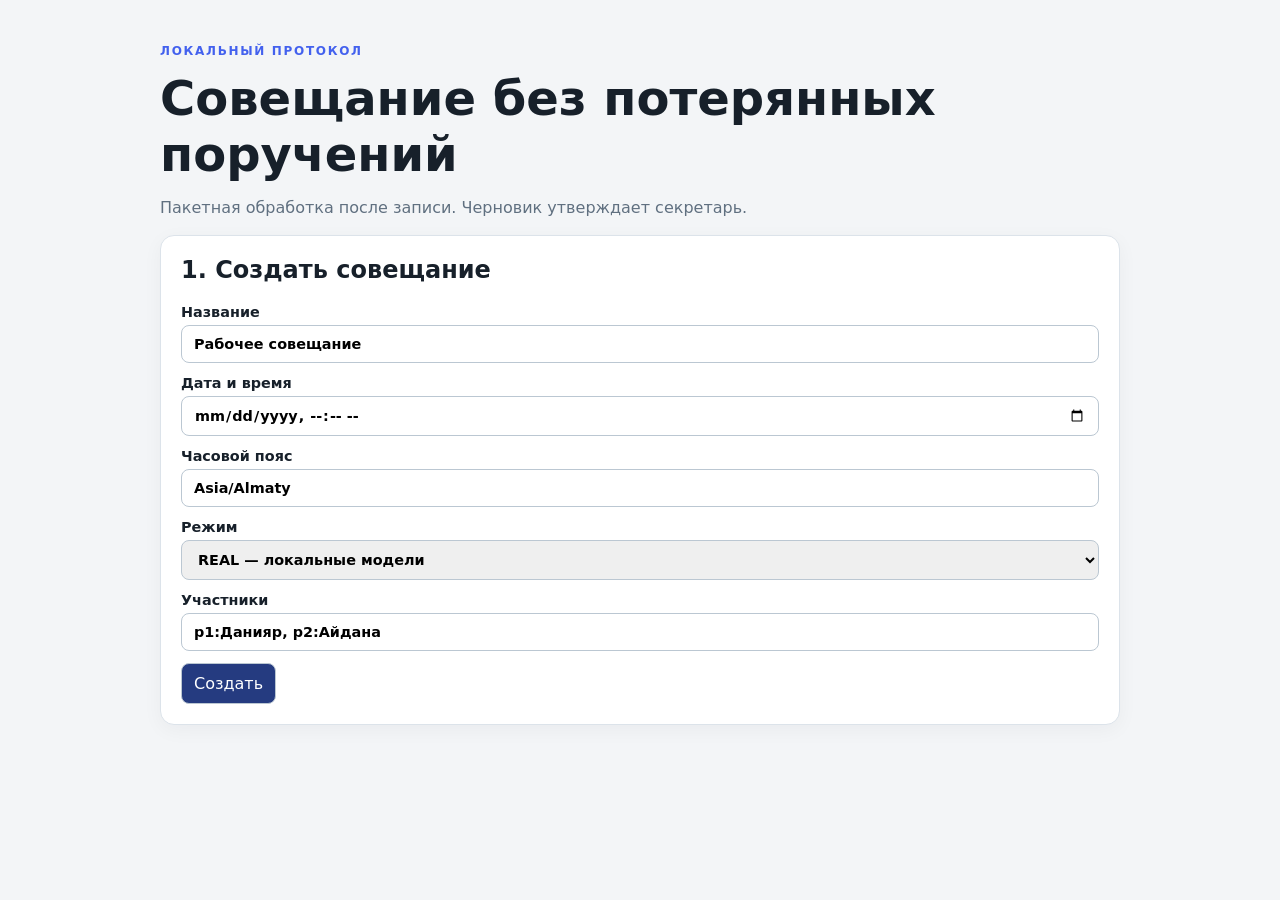
<file: static/index.html>
<!doctype html>
<html lang="ru">
<head>
  <meta charset="utf-8">
  <meta name="viewport" content="width=device-width, initial-scale=1">
  <title>Совещание без потерянных поручений</title>
  <link rel="stylesheet" href="/static/style.css">
</head>
<body>
  <main class="shell">
    <header>
      <p class="eyebrow">ЛОКАЛЬНЫЙ ПРОТОКОЛ</p>
      <h1>Совещание без потерянных поручений</h1>
      <p class="muted">Пакетная обработка после записи. Черновик утверждает секретарь.</p>
      <div id="banner" class="banner hidden" role="status" aria-live="polite"></div>
      <div id="fixture-banner" class="banner fixture-banner hidden" role="note">FIXTURE: синтетический пример, не результат распознавания.</div>
    </header>

    <section class="card" id="create-card">
      <h2>1. Создать совещание</h2>
      <form id="meeting-form">
        <label>Название<input name="title" value="Рабочее совещание" required></label>
        <label>Дата и время<input name="started_at" type="datetime-local" required></label>
        <label>Часовой пояс<input name="timezone" value="Asia/Almaty" required></label>
        <label>Режим<select name="mode"><option value="REAL">REAL — локальные модели</option><option value="FIXTURE">FIXTURE — синтетический пример</option></select></label>
        <label>Участники<input name="participants" value="p1:Данияр, p2:Айдана" placeholder="id:Имя, id:Имя"></label>
        <button>Создать</button>
      </form>
    </section>

    <section class="card hidden" id="audio-card">
      <h2>2. Запись</h2>
      <form id="audio-form"><label>Файл записи<input id="audio-file" type="file" accept="audio/*,video/*" required></label><button id="upload-button">Загрузить и обработать</button></form>
      <p id="job-status" class="muted" role="status" aria-live="polite">Ожидается файл записи.</p>
    </section>

    <section class="card hidden" id="review-card">
      <h2>3. Проверка протокола</h2>
      <p id="protocol-state" class="state draft">Состояние: черновик</p>
      <section id="participants-section" aria-labelledby="participants-heading">
        <h3 id="participants-heading">Участники</h3>
        <div id="participants" class="empty-state">Участники не указаны.</div>
      </section>
      <div id="speaker-map"></div>
      <button id="extract">Извлечь поручения</button>
      <div id="protocol"></div>
      <section id="catchup-section" class="subcard" aria-labelledby="catchup-heading">
        <h3 id="catchup-heading">Проверить выбранный интервал</h3>
        <p class="muted">Выберите интервал в миллисекундах и подтвердите запрос. Результаты относятся только к этому интервалу.</p>
        <form id="catchup-form" class="inline-form">
          <label>Начало, мс<input id="catchup-start" type="number" min="0" step="1" required value="0"></label>
          <label>Конец, мс<input id="catchup-end" type="number" min="1" step="1" required value="60000"></label>
          <button id="catchup-button">Показать события</button>
        </form>
        <div id="catchup-result" class="empty-state">Интервал ещё не выбран.</div>
      </section>
      <button id="approve" class="hidden">Утвердить протокол</button>
      <a id="export" class="button hidden" download="meeting-protocol.docx">Скачать DOCX (черновик)</a>
    </section>
  </main>
  <script src="/static/app.js"></script>
</body>
</html>
</file>
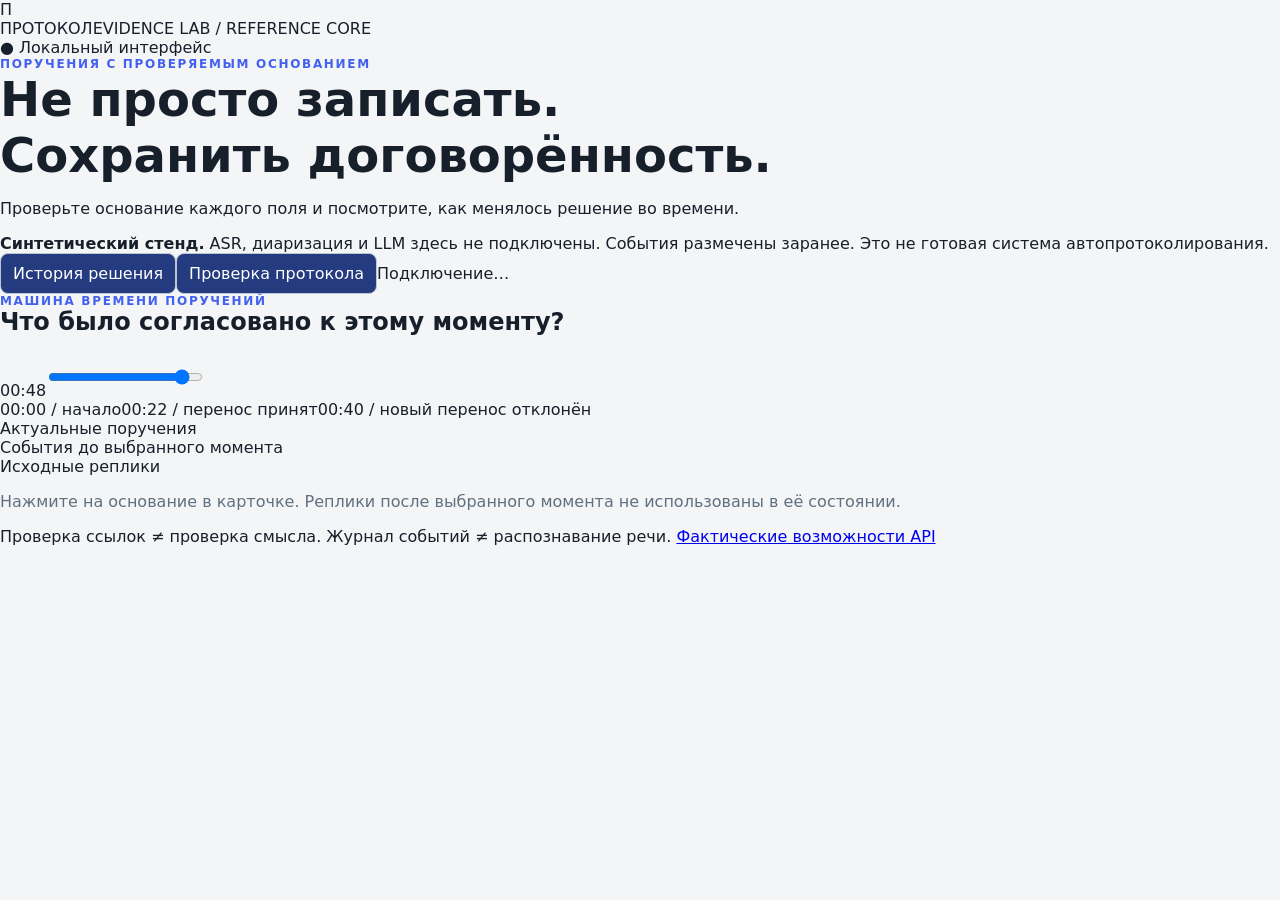
<file: protocol_evidence_upgrade/reference_core/static/index.html>
<!doctype html><html lang="ru"><head><meta charset="utf-8"><meta name="viewport" content="width=device-width,initial-scale=1"><title>Протокол · Evidence Lab</title><link rel="stylesheet" href="/static/style.css"><script defer src="/static/app.js"></script></head><body>
<header><div class="brand"><span class="logo">П</span><div>ПРОТОКОЛ<span class="subbrand">EVIDENCE LAB / REFERENCE CORE</span></div></div><span class="local">● Локальный интерфейс</span></header>
<main><div class="eyebrow">ПОРУЧЕНИЯ С ПРОВЕРЯЕМЫМ ОСНОВАНИЕМ</div><h1>Не просто записать.<br><span>Сохранить договорённость.</span></h1><p class="intro">Проверьте основание каждого поля и посмотрите, как менялось решение во времени.</p>
<div class="notice" role="status"><strong>Синтетический стенд.</strong> ASR, диаризация и LLM здесь не подключены. События размечены заранее. Это не готовая система автопротоколирования.</div>
<div class="tabs"><button id="replay-tab" class="active">История решения</button><button id="audit-tab">Проверка протокола</button><span id="server-state">Подключение…</span></div>
<section id="replay-view"><div class="timeline-panel"><div><div class="eyebrow">МАШИНА ВРЕМЕНИ ПОРУЧЕНИЙ</div><h2>Что было согласовано к этому моменту?</h2></div><output id="clock">00:48</output><input id="timeline" type="range" min="0" max="48000" value="48000" step="1000" aria-label="Момент совещания"><div class="timeline-labels"><span>00:00 / начало</span><span>00:22 / перенос принят</span><span>00:40 / новый перенос отклонён</span></div></div>
<div class="workbench"><div><div class="section-title">Актуальные поручения <span id="task-count"></span></div><div id="tasks"></div><div class="section-title">События до выбранного момента</div><div id="events"></div></div><aside><div class="section-title">Исходные реплики</div><p class="muted">Нажмите на основание в карточке. Реплики после выбранного момента не использованы в её состоянии.</p><div id="utterances"></div></aside></div></section>
<section id="audit-view" hidden><div class="audit-bar"><label>Синтетический пример <select id="fixture"><option value="mixed">RU + KK / перенос срока</option><option value="missing">RU / недостающие поля</option><option value="kazakh">KK / нет нового поручения</option></select></label><label class="upload">Загрузить JSON <input type="file" id="upload" accept="application/json,.json"></label><button id="audit-run">Проверить структуру</button><button id="export-docx" class="secondary">Экспорт DOCX</button></div><div id="import-status" class="muted"></div><div id="audit-result"></div><div class="section-title">Загруженный снимок</div><pre id="snapshot"></pre></section>
<div id="error" role="alert" hidden></div><footer>Проверка ссылок ≠ проверка смысла. Журнал событий ≠ распознавание речи. <a href="/api/capabilities">Фактические возможности API</a></footer></main></body></html>
</file>
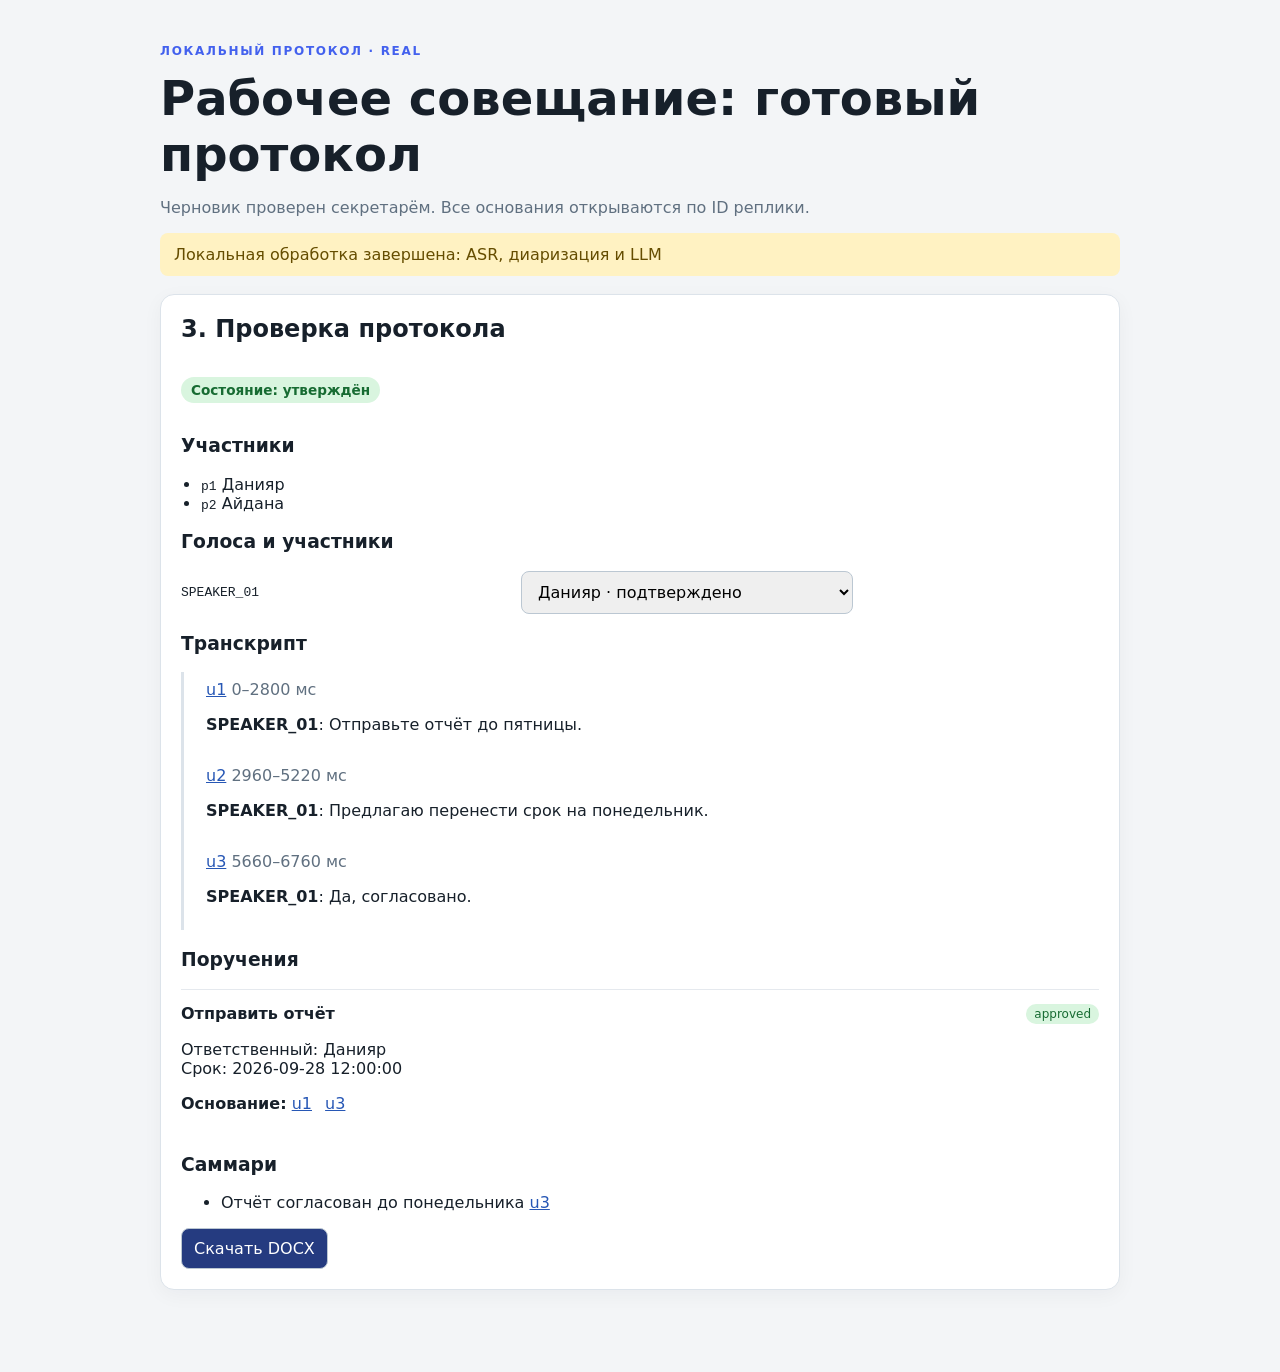
<file: reports/ui/populated-preview.html>
<!doctype html><html lang="ru"><head><meta charset="utf-8"><title>REAL protocol preview</title><link rel="stylesheet" href="../../static/style.css"></head><body><main class="shell"><header><p class="eyebrow">ЛОКАЛЬНЫЙ ПРОТОКОЛ · REAL</p><h1>Рабочее совещание: готовый протокол</h1><p class="muted">Черновик проверен секретарём. Все основания открываются по ID реплики.</p><div class="banner">Локальная обработка завершена: ASR, диаризация и LLM</div></header><section class="card"><h2>3. Проверка протокола</h2><p class="state approved">Состояние: утверждён</p><h3>Участники</h3><ul class="participant-list"><li><code>p1</code> Данияр</li><li><code>p2</code> Айдана</li></ul><h3>Голоса и участники</h3><div class="speaker-list"><div class="speaker"><code>SPEAKER_01</code><select><option>Данияр · подтверждено</option></select></div></div><h3>Транскрипт</h3><div class="transcript"><article class="utterance"><button class="utterance-jump">u1</button> <span class="muted">0–2800 мс</span><p><strong>SPEAKER_01</strong>: Отправьте отчёт до пятницы.</p></article><article class="utterance"><button class="utterance-jump">u2</button> <span class="muted">2960–5220 мс</span><p><strong>SPEAKER_01</strong>: Предлагаю перенести срок на понедельник.</p></article><article class="utterance"><button class="utterance-jump">u3</button> <span class="muted">5660–6760 мс</span><p><strong>SPEAKER_01</strong>: Да, согласовано.</p></article></div><h3>Поручения</h3><article class="task"><div class="task-heading"><strong>Отправить отчёт</strong><span class="status-pill approved">approved</span></div><p>Ответственный: Данияр<br>Срок: 2026-09-28 12:00:00</p><p class="evidence-line"><strong>Основание:</strong> <button class="evidence">u1</button> <button class="evidence">u3</button></p></article><h3>Саммари</h3><ul class="summary"><li>Отчёт согласован до понедельника <button class="evidence">u3</button></li></ul><a class="button">Скачать DOCX</a></section></main></body></html>
</file>
<file: static/style.css>
:root { color-scheme: light; font-family: system-ui, sans-serif; background: #f3f5f7; color: #17202a; }
body { margin: 0; }
.shell { max-width: 960px; margin: 0 auto; padding: 32px 18px 64px; }
h1 { margin: 0 0 8px; font-size: clamp(1.8rem, 4vw, 3rem); }
h2 { margin-top: 0; }
.eyebrow { letter-spacing: .14em; font-size: .75rem; color: #4361ee; font-weight: 700; }
.muted { color: #607080; }
.card { background: white; border: 1px solid #dce3ea; border-radius: 14px; padding: 20px; margin: 18px 0; box-shadow: 0 5px 20px #18202a0b; }
.subcard { border-top: 1px solid #e5e9ee; margin-top: 20px; padding-top: 16px; }
form { display: grid; gap: 12px; }
.inline-form { grid-template-columns: repeat(2, minmax(0, 1fr)) auto; align-items: end; }
label { display: grid; gap: 5px; font-size: .9rem; font-weight: 650; }
input, select, button, .button { border: 1px solid #bbc7d2; border-radius: 8px; padding: 10px 12px; font: inherit; }
button, .button { background: #253b80; color: white; cursor: pointer; text-decoration: none; display: inline-block; width: fit-content; }
button:hover, .button:hover { background: #1b2e68; }
button:disabled { cursor: wait; opacity: .65; }
.hidden { display: none !important; }
.banner { padding: 12px 14px; border-radius: 8px; margin-top: 12px; background: #fff2c2; color: #654d00; }
.error { background: #ffe1e1; color: #8c2020; }
.fixture-banner { background: #e8e1ff; color: #3e267c; border: 1px solid #bdb0ec; }
.state { display: inline-block; padding: 5px 10px; border-radius: 999px; font-size: .85rem; font-weight: 700; }
.state.draft { background: #fff2c2; color: #654d00; }
.state.empty, .state.loading { background: #e7eef5; color: #40576b; }
.state.approved { background: #d9f5df; color: #176b32; }
.state.error { background: #ffe1e1; color: #8c2020; }
.empty-state { color: #607080; }
.participant-list { margin: 0; padding-left: 20px; }
.speaker { display: grid; grid-template-columns: 1fr 1fr auto; gap: 8px; align-items: center; margin: 8px 0; }
.speaker-list { max-width: 680px; margin-bottom: 10px; }
.task { border-top: 1px solid #e5e9ee; padding: 14px 0; }
.task:first-child { border-top: 0; }
.task-heading { display: flex; gap: 10px; align-items: center; justify-content: space-between; }
.status-pill { border-radius: 999px; padding: 3px 8px; font-size: .75rem; background: #e7eef5; color: #40576b; }
.status-pill.approved { background: #d9f5df; color: #176b32; }
.status-pill.needs_review { background: #fff2c2; color: #654d00; }
.unknown { color: #9a5d00; font-weight: 700; }
.evidence { color: #2757b5; cursor: pointer; text-decoration: underline; margin-right: 8px; background: transparent; border: 0; padding: 0; }
.evidence-line { margin: 8px 0; }
.task-edit { display: grid; grid-template-columns: repeat(3, minmax(0, 1fr)); gap: 8px; align-items: end; border-left: 3px solid #bbc7d2; padding: 10px 0 10px 12px; margin: 12px 0; }
.task-edit .muted { grid-column: 1 / -1; font-size: .85rem; }
.history { margin-top: 10px; }
.history-row { border-top: 1px solid #e5e9ee; padding: 10px 0; }
.transcript { border-left: 3px solid #dce3ea; padding-left: 12px; }
.utterance { padding: 8px 10px; border-radius: 8px; }
.utterance.focused { background: #edf3ff; outline: 2px solid #9ab4f5; }
.utterance-jump { background: transparent; color: #2757b5; border: 0; padding: 0; text-decoration: underline; }
.warnings { background: #fff8e5; border-radius: 8px; padding: 10px 14px; }
audio { width: 100%; margin: 12px 0; }
@media (max-width: 700px) { .inline-form, .task-edit { grid-template-columns: 1fr; } .task-heading { align-items: flex-start; flex-direction: column; } }
</file>
